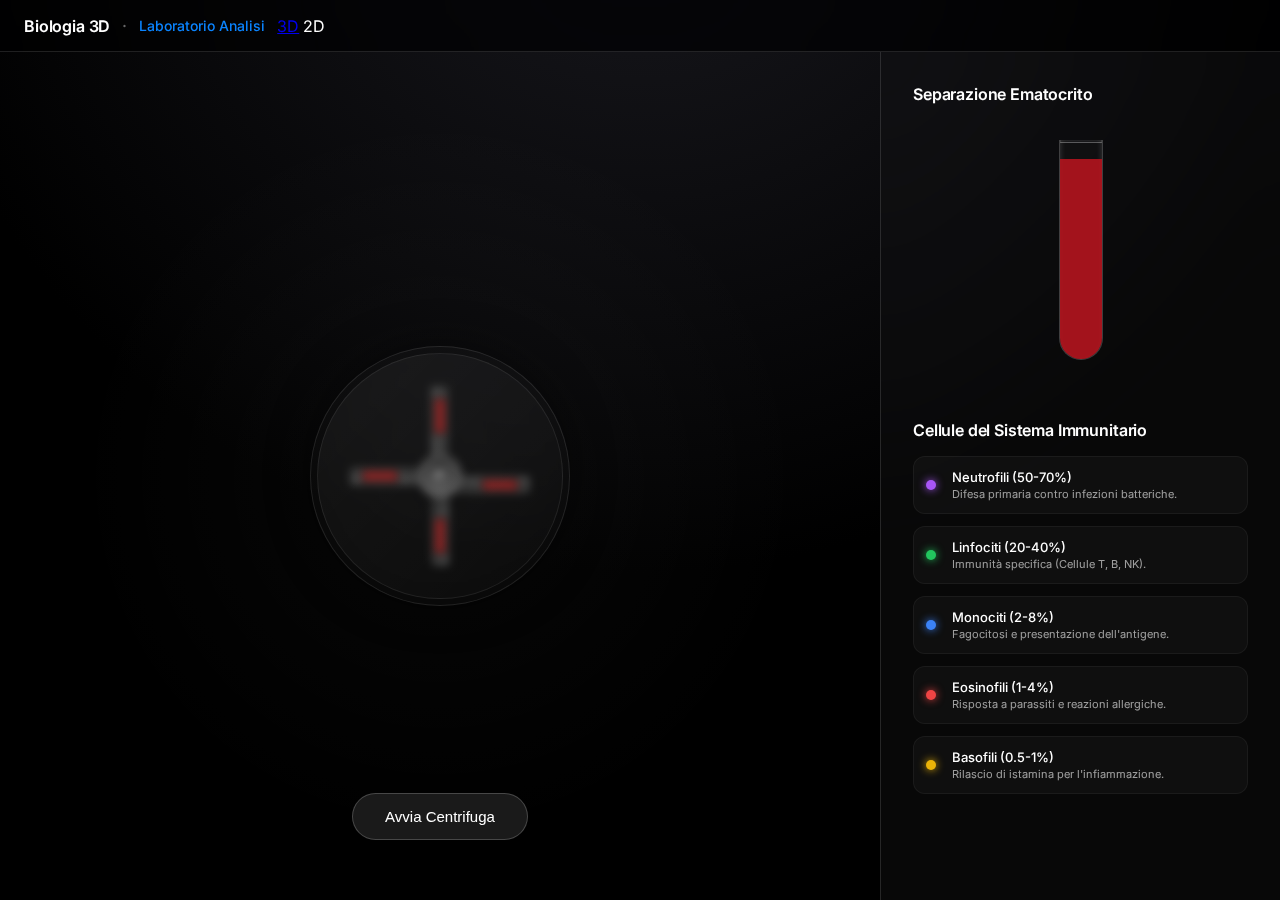
<file: centrifuga.html>
<!DOCTYPE html>
<html lang="it">

<head>
    <meta charset="utf-8" />
    <meta name="viewport" content="width=device-width, initial-scale=1" />
    <title>Centrifuga Pro — Biologia 3D</title>

    <link rel="preconnect" href="https://fonts.googleapis.com" />
    <link rel="preconnect" href="https://fonts.gstatic.com" crossorigin />
    <link href="https://fonts.googleapis.com/css2?family=Inter:wght@300;400;500;600&display=swap" rel="stylesheet" />
    <link rel="stylesheet" href="style.css?v=22" />

    <style>
        /* ─── Apple Liquid Glass UI (v22) ─── */
        :root {
            --bg-deep: #000000;
            --glass-panel: rgba(30, 30, 35, 0.65);
            --glass-border: rgba(255, 255, 255, 0.12);
            --text-primary: #ffffff;
            --text-secondary: rgba(255, 255, 255, 0.6);
            --accent-blue: #2997ff;
            --accent-glow: rgba(41, 151, 255, 0.3);
        }

        body {
            background-color: var(--bg-deep);
            background-image: radial-gradient(circle at 50% -20%, #1a1a20, #000 60%);
            margin: 0;
            font-family: 'Inter', -apple-system, BlinkMacSystemFont, sans-serif;
            color: var(--text-primary);
            overflow: hidden;
            -webkit-font-smoothing: antialiased;
        }

        .app {
            height: 100vh;
            display: flex;
            flex-direction: column;
        }

        /* ─── Improved Header ─── */
        header.header {
            background: rgba(0, 0, 0, 0.7);
            backdrop-filter: blur(20px) saturate(180%);
            border-bottom: 1px solid var(--glass-border);
        }

        /* ─── Split Layout ─── */
        .split-layout {
            flex: 1;
            display: grid;
            grid-template-columns: 1fr 400px;
            /* Fixed width for info panel */
            height: 100%;
            padding-top: 52px;
        }

        /* ─── Left: The Machine (Clean Space) ─── */
        .col-machine {
            position: relative;
            display: flex;
            align-items: center;
            justify-content: center;
            /* Spotlight effect */
            background: radial-gradient(circle at 50% 50%, rgba(255, 255, 255, 0.03) 0%, transparent 60%);
        }

        /* Minimal Centrifuge */
        .centrifuge-ring {
            width: 260px;
            /* Reduced from 360px */
            height: 260px;
            border-radius: 50%;
            border: 1px solid rgba(255, 255, 255, 0.1);
            position: relative;
            display: flex;
            align-items: center;
            justify-content: center;
            background: rgba(255, 255, 255, 0.02);
            box-shadow: 0 0 40px rgba(0, 0, 0, 0.5);
        }

        .centrifuge-lid {
            position: absolute;
            inset: 6px;
            border-radius: 50%;
            background: linear-gradient(135deg, rgba(255, 255, 255, 0.05), rgba(255, 255, 255, 0.01));
            border: 1px solid rgba(255, 255, 255, 0.08);
            backdrop-filter: blur(4px);
            z-index: 10;
            pointer-events: none;
        }

        .rotor {
            width: 200px;
            /* Reduced from 280px */
            height: 200px;
            position: relative;
            will-change: transform;
            /* Ensure it spins around center */
            transform-origin: center center;
        }

        .rotor-center {
            position: absolute;
            top: 50%;
            left: 50%;
            transform: translate(-50%, -50%);
            width: 44px;
            /* Reduced from 60px */
            height: 44px;
            background: conic-gradient(from 0deg, #333, #555, #333);
            border-radius: 50%;
            border: 1px solid rgba(255, 255, 255, 0.2);
            box-shadow: 0 4px 12px rgba(0, 0, 0, 0.4);
            z-index: 5;
            display: flex;
            align-items: center;
            justify-content: center;
        }

        .rotor-center::after {
            content: '';
            width: 12px;
            height: 12px;
            background: radial-gradient(circle at 30% 30%, #888, #222);
            border-radius: 50%;
            box-shadow: inset 0 1px 2px rgba(255, 255, 255, 0.3);
        }

        /* Aluminium Arms */
        .arm {
            position: absolute;
            top: 50%;
            left: 50%;
            width: 90px;
            /* Reduced from 130px */
            height: 18px;
            /* Reduced from 24px */
            background: linear-gradient(to bottom, #444, #2a2a2a);
            transform-origin: 0% 50%;
            border-radius: 4px;
            box-shadow: 0 2px 4px rgba(0, 0, 0, 0.3);
        }

        .arm:nth-child(1) {
            transform: translateY(-50%) rotate(0deg);
        }

        .arm:nth-child(2) {
            transform: translateY(-50%) rotate(90deg);
        }

        .arm:nth-child(3) {
            transform: translateY(-50%) rotate(180deg);
        }

        .arm:nth-child(4) {
            transform: translateY(-50%) rotate(270deg);
        }

        .arm:nth-child(2) {
            transform: translateY(-50%) rotate(90deg);
        }

        .arm:nth-child(3) {
            transform: translateY(-50%) rotate(180deg);
        }

        .arm:nth-child(4) {
            transform: translateY(-50%) rotate(270deg);
        }

        /* Test Tube Holders */
        .holder {
            position: absolute;
            right: 10px;
            top: 50%;
            transform: translateY(-50%);
            width: 40px;
            height: 16px;
            background: #111;
            border: 1px solid #555;
            border-radius: 2px;
        }

        .holder::after {
            content: '';
            position: absolute;
            top: 2px;
            bottom: 2px;
            left: 2px;
            right: 2px;
            background: #a02020;
            /* Liquid color inside */
            opacity: 0.8;
            border-radius: 1px;
        }

        /* Clean Start Button Overlay */
        .controls-layer {
            position: absolute;
            bottom: 60px;
            text-align: center;
        }

        .btn-apple {
            background: rgba(255, 255, 255, 0.1);
            color: #fff;
            border: 1px solid rgba(255, 255, 255, 0.2);
            padding: 14px 32px;
            font-size: 15px;
            font-weight: 500;
            border-radius: 30px;
            backdrop-filter: blur(20px);
            cursor: pointer;
            transition: all 0.3s cubic-bezier(0.25, 0.1, 0.25, 1);
        }

        .btn-apple:hover {
            background: rgba(255, 255, 255, 0.2);
            transform: scale(1.02);
        }

        .btn-apple:active {
            transform: scale(0.98);
            background: rgba(255, 255, 255, 0.15);
        }

        .btn-apple:disabled {
            opacity: 0.5;
            cursor: default;
        }

        .status-label {
            margin-bottom: 12px;
            font-size: 13px;
            font-weight: 500;
            color: var(--text-secondary);
            opacity: 0;
            transform: translateY(10px);
            transition: all 0.5s ease;
        }

        .status-label.visible {
            opacity: 1;
            transform: translateY(0);
        }


        /* ─── Right: The Lab (Info Overlay) ─── */
        .col-info {
            background: rgba(20, 20, 20, 0.4);
            border-left: 1px solid var(--glass-border);
            backdrop-filter: blur(40px) saturate(180%);
            padding: 32px;
            display: flex;
            flex-direction: column;
            gap: 40px;
            overflow-y: auto;
        }

        /* Provetta Medicale */
        .medical-tube-container {
            display: flex;
            flex-direction: column;
            align-items: center;
            padding: 20px 0;
            position: relative;
        }

        .medical-tube {
            width: 44px;
            height: 220px;
            background: rgba(255, 255, 255, 0.02);
            border: 1px solid rgba(255, 255, 255, 0.2);
            border-top: none;
            border-radius: 0 0 22px 22px;
            position: relative;
            overflow: hidden;
            box-shadow:
                inset 2px 0 4px rgba(255, 255, 255, 0.1),
                inset -2px 0 4px rgba(255, 255, 255, 0.1);
        }

        /* Top rim */
        .medical-tube::before {
            content: '';
            position: absolute;
            top: -1px;
            left: -1px;
            right: -1px;
            height: 4px;
            border: 1px solid rgba(255, 255, 255, 0.3);
            border-radius: 2px;
        }

        .liquid-stack {
            height: 200px;
            display: flex;
            flex-direction: column;
            position: absolute;
            bottom: 0;
            left: 0;
            right: 0;
        }

        .liq-plasma {
            flex: 0;
            background: rgba(255, 225, 100, 0.9);
            transition: flex 1s cubic-bezier(0.2, 0.8, 0.2, 1);
        }

        .liq-buffy {
            flex: 0;
            background: rgba(240, 240, 255, 0.95);
            transition: flex 1s cubic-bezier(0.2, 0.8, 0.2, 1) 0.1s;
        }

        .liq-rbc {
            flex: 1;
            background: rgba(180, 20, 30, 0.9);
            transition: flex 1s cubic-bezier(0.2, 0.8, 0.2, 1) 0.2s;
        }

        .medical-tube.separated .liq-plasma {
            flex: 55;
        }

        .medical-tube.separated .liq-buffy {
            flex: 1;
            min-height: 4px;
        }

        .medical-tube.separated .liq-rbc {
            flex: 44;
        }

        /* Labels with connecting lines */
        .tube-labels {
            position: absolute;
            right: -10px;
            top: 0;
            bottom: 0;
            width: 160px;
            display: flex;
            flex-direction: column;
            pointer-events: none;
            opacity: 0;
            transition: opacity 0.5s;
        }

        .medical-tube.separated+.tube-labels {
            opacity: 1;
            pointer-events: auto;
        }

        .label-line {
            position: absolute;
            right: 100%;
            width: 40px;
            height: 1px;
            background: rgba(255, 255, 255, 0.3);
        }

        .t-label {
            position: absolute;
            left: 45px;
            font-size: 12px;
            font-weight: 500;
            color: var(--text-primary);
        }

        .t-label span {
            display: block;
            font-size: 10px;
            color: var(--text-secondary);
            font-weight: 400;
            margin-top: 2px;
        }

        /* WBC Grid - Minimal */
        .info-header {
            font-size: 16px;
            font-weight: 600;
            margin-bottom: 16px;
            color: var(--text-primary);
            letter-spacing: -0.01em;
        }

        .wbc-list {
            display: flex;
            flex-direction: column;
            gap: 12px;
        }

        .wbc-item {
            display: flex;
            align-items: center;
            gap: 16px;
            padding: 12px;
            border-radius: 12px;
            background: rgba(255, 255, 255, 0.03);
            border: 1px solid rgba(255, 255, 255, 0.05);
            transition: background 0.2s;
        }

        .wbc-item:hover {
            background: rgba(255, 255, 255, 0.06);
        }

        .wbc-dot {
            width: 10px;
            height: 10px;
            border-radius: 50%;
            flex-shrink: 0;
        }

        .wbc-text h4 {
            font-size: 13px;
            font-weight: 500;
            margin: 0;
            color: #fff;
        }

        .wbc-text p {
            font-size: 11px;
            margin: 2px 0 0;
            color: var(--text-secondary);
        }

        /* Responsive */
        @media (max-width: 900px) {
            .split-layout {
                grid-template-columns: 1fr;
                overflow-y: scroll;
                padding-top: 52px;
                display: block;
            }

            .col-machine {
                height: 60vh;
                border-right: none;
                border-bottom: 1px solid var(--glass-border);
            }

            .col-info {
                min-height: 50vh;
                width: 100%;
                border-left: none;
            }
        }
    </style>
</head>

<body>
    <div class="app">
        <!-- Header -->
        <header class="header">
            <h1>Biologia 3D</h1>
            <span class="header-sep">·</span>
            <p>Laboratorio Analisi</p>
            <div class="mode-switch">
                <a href="index.html" class="mode-btn">3D</a>
                <span class="mode-btn active">2D</span>
            </div>
        </header>

        <div class="split-layout">

            <!-- Machine Section -->
            <div class="col-machine">
                <div class="centrifuge-ring">
                    <div class="centrifuge-lid"></div>
                    <div class="rotor" id="rotor">
                        <div class="rotor-center"></div>
                        <!-- Arms -->
                        <div class="arm">
                            <div class="holder"></div>
                        </div>
                        <div class="arm">
                            <div class="holder"></div>
                        </div>
                        <div class="arm">
                            <div class="holder"></div>
                        </div>
                        <div class="arm">
                            <div class="holder"></div>
                        </div>
                    </div>
                </div>

                <div class="controls-layer">
                    <div class="status-label" id="status-label">3200 RPM</div>
                    <button class="btn-apple" id="btn-start">Avvia Centrifuga</button>
                </div>
            </div>

            <!-- Results Section -->
            <div class="col-info">

                <!-- Medical Tube Result -->
                <div>
                    <div class="info-header">Separazione Ematocrito</div>
                    <div class="medical-tube-container">
                        <div class="medical-tube" id="medical-tube">
                            <div class="liquid-stack">
                                <div class="liq-plasma"></div>
                                <div class="liq-buffy"></div>
                                <div class="liq-rbc"></div>
                            </div>
                        </div>

                        <!-- Connecting Labels -->
                        <div class="tube-labels">
                            <div style="position: absolute; top: 25%;">
                                <div class="label-line"></div>
                                <div class="t-label">Plasma 55%<span>Acqua, Proteine</span></div>
                            </div>
                            <div style="position: absolute; top: 54%;">
                                <div class="label-line"></div>
                                <div class="t-label">Buffy Coat &lt;1%<span>Leucociti, Piastrine</span></div>
                            </div>
                            <div style="position: absolute; bottom: 20%;">
                                <div class="label-line"></div>
                                <div class="t-label">Eritrociti 45%<span>Trasporto O₂</span></div>
                            </div>
                        </div>
                    </div>
                </div>

                <!-- WBC List -->
                <div>
                    <div class="info-header">Cellule del Sistema Immunitario</div>
                    <div class="wbc-list">
                        <div class="wbc-item">
                            <div class="wbc-dot" style="background: #a855f7; box-shadow: 0 0 8px #a855f7;"></div>
                            <div class="wbc-text">
                                <h4>Neutrofili (50-70%)</h4>
                                <p>Difesa primaria contro infezioni batteriche.</p>
                            </div>
                        </div>
                        <div class="wbc-item">
                            <div class="wbc-dot" style="background: #22c55e; box-shadow: 0 0 8px #22c55e;"></div>
                            <div class="wbc-text">
                                <h4>Linfociti (20-40%)</h4>
                                <p>Immunità specifica (Cellule T, B, NK).</p>
                            </div>
                        </div>
                        <div class="wbc-item">
                            <div class="wbc-dot" style="background: #3b82f6; box-shadow: 0 0 8px #3b82f6;"></div>
                            <div class="wbc-text">
                                <h4>Monociti (2-8%)</h4>
                                <p>Fagocitosi e presentazione dell'antigene.</p>
                            </div>
                        </div>
                        <div class="wbc-item">
                            <div class="wbc-dot" style="background: #ef4444; box-shadow: 0 0 8px #ef4444;"></div>
                            <div class="wbc-text">
                                <h4>Eosinofili (1-4%)</h4>
                                <p>Risposta a parassiti e reazioni allergiche.</p>
                            </div>
                        </div>
                        <div class="wbc-item">
                            <div class="wbc-dot" style="background: #eab308; box-shadow: 0 0 8px #eab308;"></div>
                            <div class="wbc-text">
                                <h4>Basofili (0.5-1%)</h4>
                                <p>Rilascio di istamina per l'infiammazione.</p>
                            </div>
                        </div>
                    </div>
                </div>

            </div>
        </div>
    </div>

    <script>
        const btn = document.getElementById('btn-start');
        const rotor = document.getElementById('rotor');
        const status = document.getElementById('status-label');
        const tube = document.getElementById('medical-tube');

        const wait = ms => new Promise(r => setTimeout(r, ms));

        let isSpinning = false;

        btn.addEventListener('click', async () => {
            if (btn.textContent === "Reset") {
                tube.classList.remove('separated');
                status.classList.remove('visible');
                btn.textContent = "Avvia Centrifuga";
                rotor.style.transform = 'translate(-50%, -50%) rotate(0deg)';
                return;
            }

            if (isSpinning) return;
            isSpinning = true;
            btn.disabled = true;

            status.classList.add('visible');
            status.textContent = "Avvio...";

            // Animation Frame Loop
            const startTime = performance.now();
            const duration = 3000; // 3 seconds total

            const animate = (time) => {
                const elapsed = time - startTime;

                if (elapsed < duration) {
                    // Calculate speed curve
                    // 0-500ms: Accel
                    // 500-2500ms: Max Speed (constant rotation addition)
                    // 2500-3000ms: Decel

                    let rotationSpeed = 0;
                    if (elapsed < 500) {
                        rotationSpeed = (elapsed / 500) * 40;
                        status.textContent = "Accelerazione...";
                    } else if (elapsed > 2500) {
                        rotationSpeed = ((duration - elapsed) / 500) * 40;
                        status.textContent = "Frenata...";
                    } else {
                        rotationSpeed = 40;
                        status.textContent = "3200 RPM";
                    }

                    // Apply rotation
                    // We need cumulative rotation, but for simplicity in this short animation, 
                    // we can just increase rot based on speed.
                    // Actually, a simple way is to use a CSS animation or just increment a variable.
                    // Let's use a variable.

                    window.currentRot = (window.currentRot || 0) + rotationSpeed;
                    rotor.style.transform = `translate(-50%, -50%) rotate(${window.currentRot}deg)`;

                    requestAnimationFrame(animate);
                } else {
                    // Finish
                    isSpinning = false;
                    status.textContent = "Completato";
                    tube.classList.add('separated');

                    btn.disabled = false;
                    btn.textContent = "Reset";

                    // Hide status after a bit
                    setTimeout(() => status.classList.remove('visible'), 2000);
                }
            };
            requestAnimationFrame(animate);
        });
    </script>
</body>

</html>
</file>
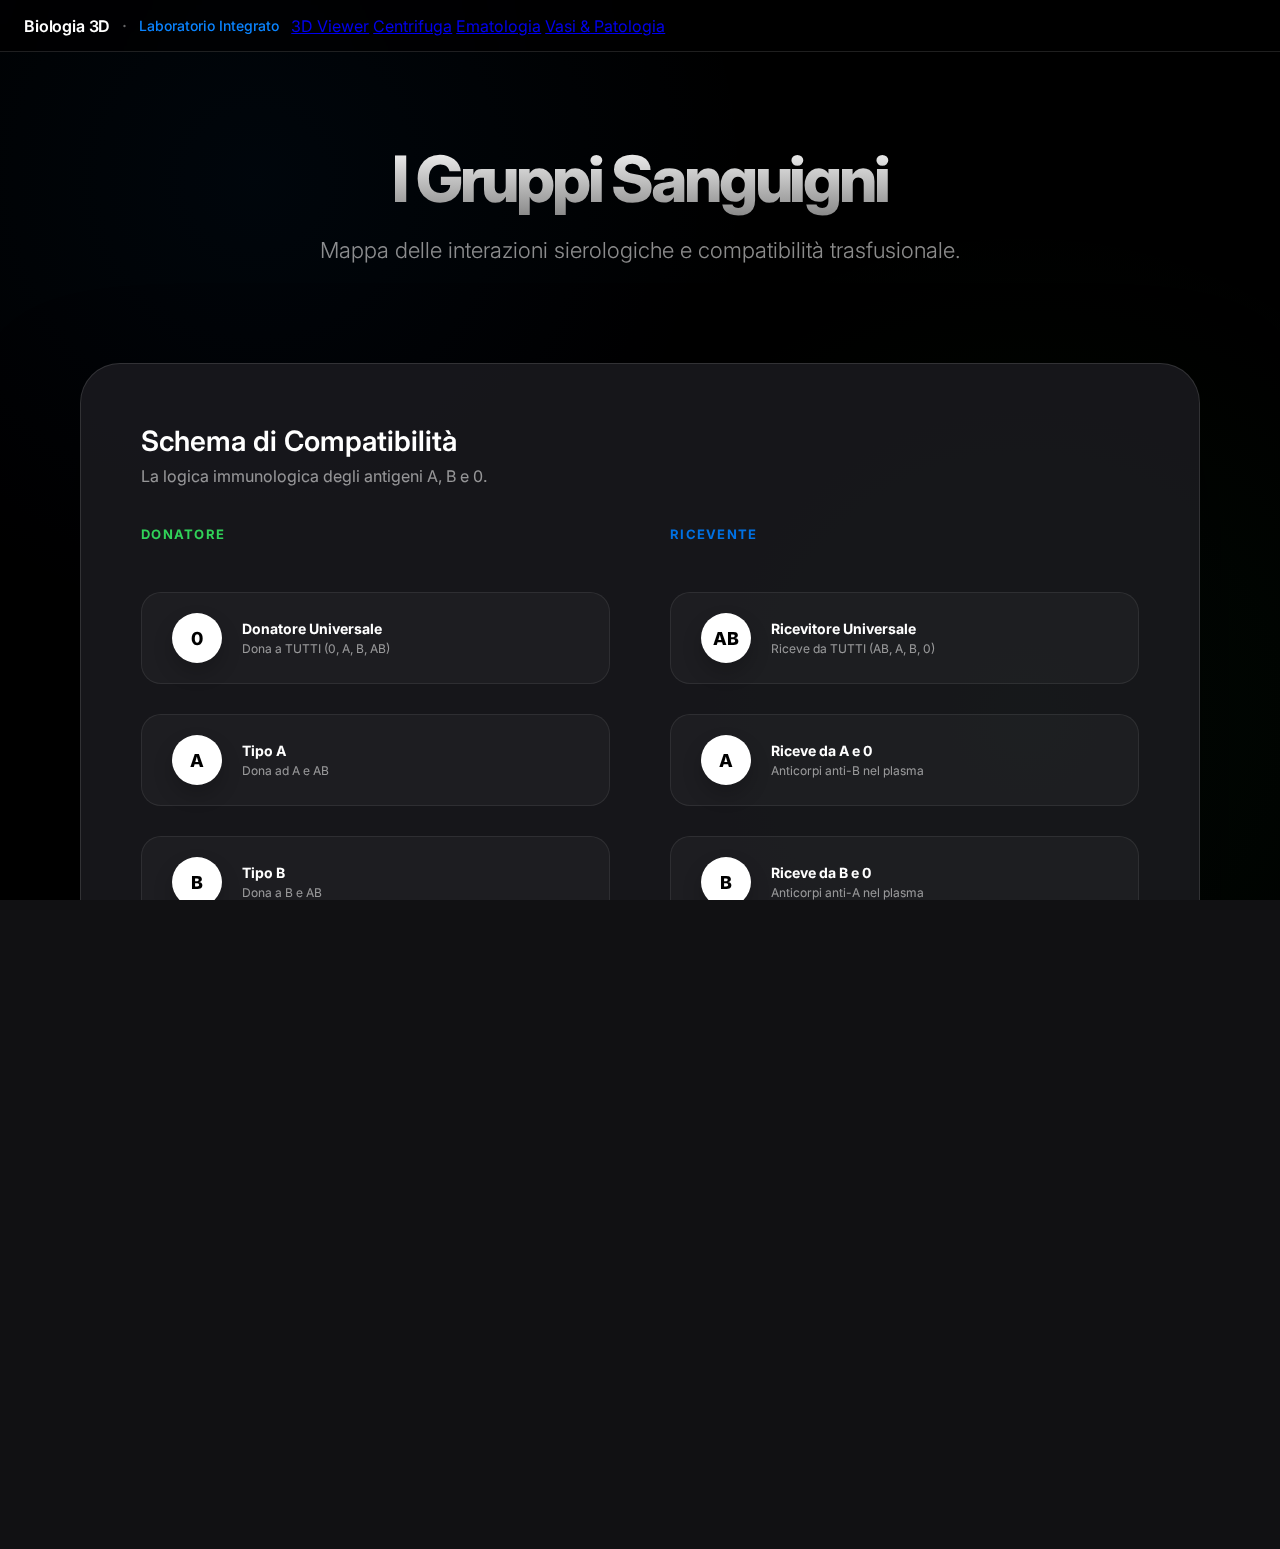
<file: ematologia.html>
<!DOCTYPE html>
<html lang="it">

<head>
    <meta charset="utf-8" />
    <meta name="viewport" content="width=device-width, initial-scale=1" />
    <title>Ematologia — Biologia 3D</title>

    <link rel="preconnect" href="https://fonts.googleapis.com" />
    <link rel="preconnect" href="https://fonts.gstatic.com" crossorigin />
    <link href="https://fonts.googleapis.com/css2?family=Inter:wght@300;400;500;700;800&display=swap"
        rel="stylesheet" />
    <link rel="stylesheet" href="style.css?v=27" />

    <style>
        /* ─── Apple Liquid Glass UI (v27 Ematologia) ─── */
        :root {
            --bg-deep: #000000;
            --glass-panel: rgba(28, 28, 32, 0.8);
            --glass-border: rgba(255, 255, 255, 0.12);
            --text-primary: #ffffff;
            --text-secondary: rgba(255, 255, 255, 0.55);
            --accent-blue: #0071e3;
            --accent-green: #30d158;
            --accent-red: #ff3b30;
            --font: 'Inter', -apple-system, BlinkMacSystemFont, 'SF Pro Display', sans-serif;
        }

        body {
            background-color: var(--bg-deep);
            background-image:
                radial-gradient(circle at 20% 20%, rgba(0, 113, 227, 0.05), transparent 40%),
                radial-gradient(circle at 80% 80%, rgba(48, 209, 88, 0.05), transparent 40%);
            margin: 0;
            font-family: var(--font);
            color: var(--text-primary);
            overflow-y: auto;
            /* Fix scroll */
            overflow-x: hidden;
            -webkit-font-smoothing: antialiased;
            min-height: 100vh;
        }

        .app {
            display: flex;
            flex-direction: column;
            width: 100%;
        }

        header.header {
            background: rgba(0, 0, 0, 0.75);
            backdrop-filter: blur(25px) saturate(200%);
            border-bottom: 1px solid var(--glass-border);
            z-index: 1000;
            position: fixed;
            top: 0;
            left: 0;
            right: 0;
        }

        .main-content {
            padding: 140px 40px 100px;
            max-width: 1200px;
            margin: 0 auto;
            width: 100%;
            box-sizing: border-box;
        }

        .hero-section {
            text-align: center;
            margin-bottom: 100px;
        }

        .hero-section h2 {
            font-size: 64px;
            font-weight: 800;
            margin: 0;
            letter-spacing: -0.05em;
            background: linear-gradient(to bottom, #fff, #888);
            -webkit-background-clip: text;
            -webkit-text-fill-color: transparent;
        }

        .hero-section p {
            color: var(--text-secondary);
            font-size: 22px;
            margin-top: 20px;
            font-weight: 300;
        }

        /* BRANCHOID SCHEME */
        .scheme-container {
            position: relative;
            background: var(--glass-panel);
            border: 1px solid var(--glass-border);
            border-radius: 40px;
            padding: 60px;
            margin-bottom: 80px;
            box-shadow: 0 40px 100px rgba(0, 0, 0, 0.6);
            overflow: hidden;
        }

        .scheme-header {
            margin-bottom: 40px;
            text-align: left;
        }

        .scheme-header h3 {
            font-size: 28px;
            font-weight: 600;
            margin: 0;
        }

        .scheme-header p {
            color: var(--text-secondary);
            font-size: 16px;
            margin-top: 8px;
        }

        .scheme-grid {
            display: grid;
            grid-template-columns: 1fr 1fr;
            gap: 60px;
        }

        .donor-box,
        .receiver-box {
            display: flex;
            flex-direction: column;
            gap: 30px;
        }

        .branch-node {
            display: flex;
            align-items: center;
            gap: 20px;
            background: rgba(255, 255, 255, 0.03);
            border: 1px solid rgba(255, 255, 255, 0.08);
            padding: 20px 30px;
            border-radius: 20px;
            transition: all 0.3s ease;
        }

        .branch-node:hover {
            border-color: var(--accent-blue);
            transform: translateX(10px);
            background: rgba(0, 113, 227, 0.1);
        }

        .blood-tag {
            width: 50px;
            height: 50px;
            background: #fff;
            color: #000;
            border-radius: 50%;
            display: flex;
            align-items: center;
            justify-content: center;
            font-size: 18px;
            font-weight: 800;
            box-shadow: 0 10px 20px rgba(0, 0, 0, 0.2);
        }

        .node-info {
            flex: 1;
        }

        .node-info span {
            display: block;
            font-size: 14px;
            font-weight: 700;
            color: #fff;
        }

        .node-info small {
            font-size: 12px;
            color: var(--text-secondary);
        }

        .arrow-line {
            position: relative;
            padding: 40px 0;
            text-align: center;
        }

        .arrow-line::before {
            content: '';
            position: absolute;
            left: 50%;
            top: 0;
            bottom: 0;
            width: 1px;
            background: linear-gradient(to bottom, transparent, var(--accent-blue), transparent);
        }

        .rh-card {
            background: rgba(255, 255, 255, 0.03);
            border: 1px solid var(--glass-border);
            border-radius: 30px;
            padding: 50px;
            text-align: center;
            margin-top: 60px;
        }

        .rh-card h3 {
            font-size: 32px;
            font-weight: 700;
            margin-bottom: 20px;
        }

        .rh-card p {
            color: var(--text-secondary);
            line-height: 1.8;
            max-width: 800px;
            margin: 0 auto;
            font-size: 18px;
        }

        @media (max-width: 900px) {
            .scheme-grid {
                grid-template-columns: 1fr;
            }

            .main-content {
                padding: 120px 20px 60px;
            }

            .hero-section h2 {
                font-size: 44px;
            }
        }
    </style>
</head>

<body>
    <div class="app">
        <header class="header">
            <h1>Biologia 3D</h1>
            <span class="header-sep">·</span>
            <p>Laboratorio Integrato</p>
            <div class="mode-switch">
                <a href="index.html" class="mode-btn">3D Viewer</a>
                <a href="centrifuga.html" class="mode-btn">Centrifuga</a>
                <a href="ematologia.html" class="mode-btn active">Ematologia</a>
                <a href="vasi.html" class="mode-btn">Vasi & Patologia</a>
            </div>
        </header>

        <main class="main-content">
            <section class="hero-section">
                <h2>I Gruppi Sanguigni</h2>
                <p>Mappa delle interazioni sierologiche e compatibilità trasfusionale.</p>
            </section>

            <div class="scheme-container">
                <div class="scheme-header">
                    <h3>Schema di Compatibilità</h3>
                    <p>La logica immunologica degli antigeni A, B e 0.</p>
                </div>

                <div class="scheme-grid">
                    <div class="donor-box">
                        <h4
                            style="color: var(--accent-green); text-transform: uppercase; font-size: 13px; letter-spacing: 0.1em; margin-bottom: 20px;">
                            Donatore</h4>
                        <div class="branch-node">
                            <div class="blood-tag">0</div>
                            <div class="node-info">
                                <span>Donatore Universale</span>
                                <small>Dona a TUTTI (0, A, B, AB)</small>
                            </div>
                        </div>
                        <div class="branch-node">
                            <div class="blood-tag">A</div>
                            <div class="node-info">
                                <span>Tipo A</span>
                                <small>Dona ad A e AB</small>
                            </div>
                        </div>
                        <div class="branch-node">
                            <div class="blood-tag">B</div>
                            <div class="node-info">
                                <span>Tipo B</span>
                                <small>Dona a B e AB</small>
                            </div>
                        </div>
                        <div class="branch-node">
                            <div class="blood-tag">AB</div>
                            <div class="node-info">
                                <span>Dona solo ad AB</span>
                                <small>Restrizione Antigenica Doppia</small>
                            </div>
                        </div>
                    </div>

                    <div class="receiver-box">
                        <h4
                            style="color: var(--accent-blue); text-transform: uppercase; font-size: 13px; letter-spacing: 0.1em; margin-bottom: 20px;">
                            Ricevente</h4>
                        <div class="branch-node">
                            <div class="blood-tag">AB</div>
                            <div class="node-info">
                                <span>Ricevitore Universale</span>
                                <small>Riceve da TUTTI (AB, A, B, 0)</small>
                            </div>
                        </div>
                        <div class="branch-node">
                            <div class="blood-tag">A</div>
                            <div class="node-info">
                                <span>Riceve da A e 0</span>
                                <small>Anticorpi anti-B nel plasma</small>
                            </div>
                        </div>
                        <div class="branch-node">
                            <div class="blood-tag">B</div>
                            <div class="node-info">
                                <span>Riceve da B e 0</span>
                                <small>Anticorpi anti-A nel plasma</small>
                            </div>
                        </div>
                        <div class="branch-node">
                            <div class="blood-tag">0</div>
                            <div class="node-info">
                                <span>Riceve solo da 0</span>
                                <small>Anticorpi anti-A e anti-B</small>
                            </div>
                        </div>
                    </div>
                </div>
            </div>

            <section class="rh-card">
                <h3>Il Fattore Rh (Rhesus)</h3>
                <p>Il sistema Rh completa il profilo immunologico. La presenza dell'antigene D rende il sangue
                    <strong>Rh Positivo</strong>, mentre la sua assenza lo rende <strong>Rh Negativo</strong>. Questa
                    distinzione è fondamentale per prevenire crisi emolitiche, specialmente nelle trasfusioni
                    d'emergenza.
                </p>
            </section>
        </main>
    </div>
</body>

</html>
</file>
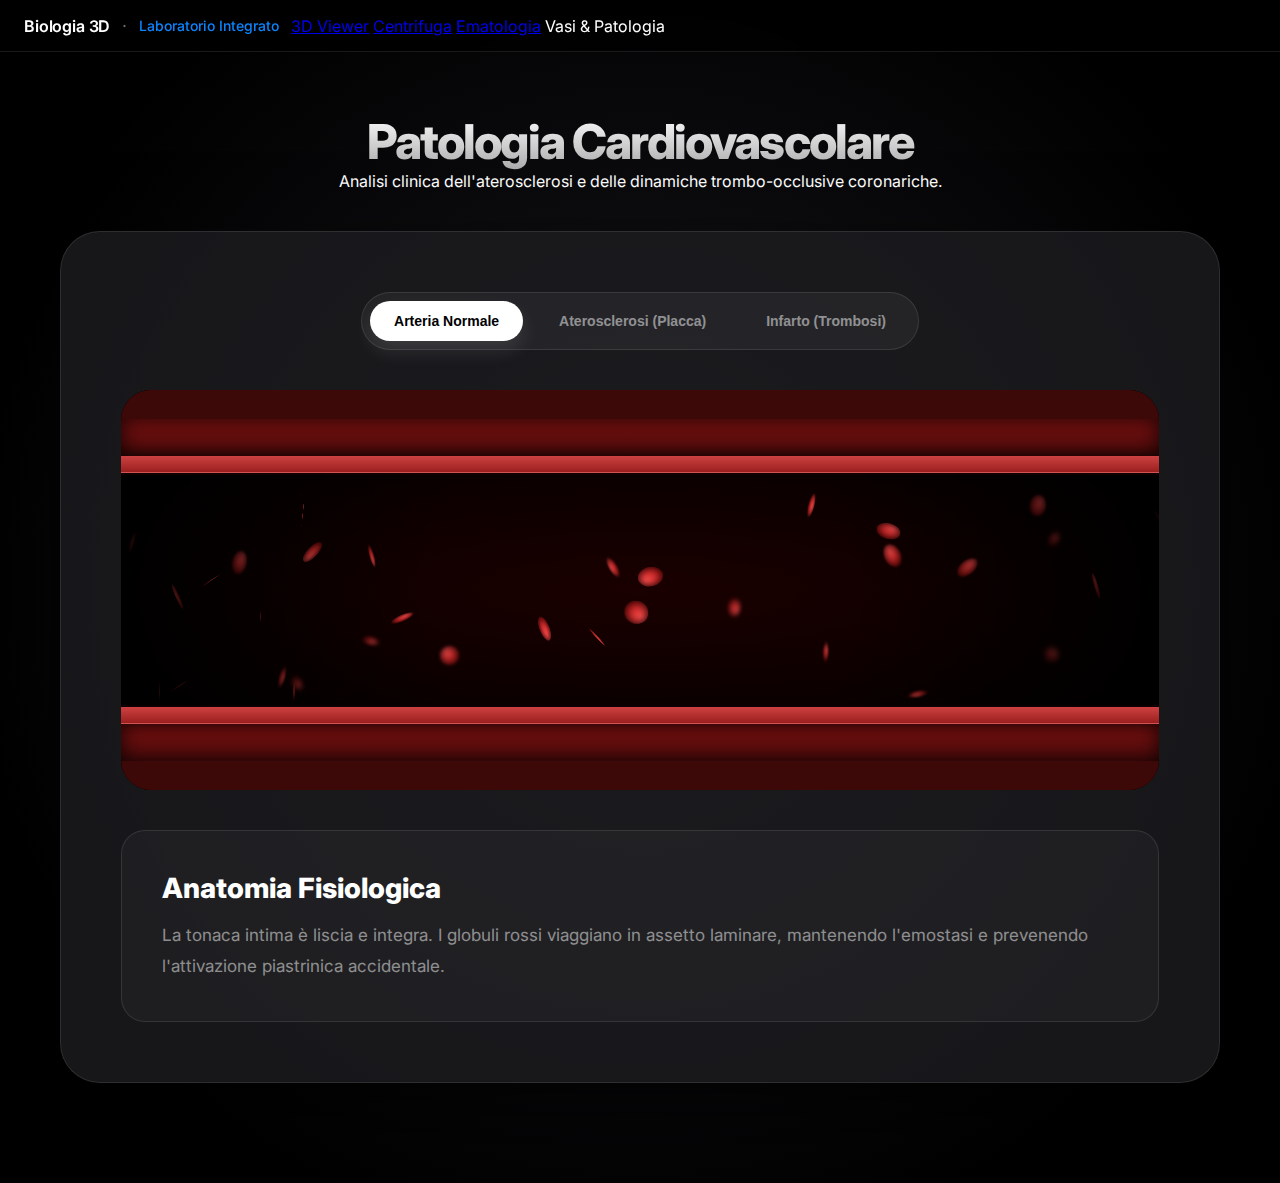
<file: vasi.html>
<!DOCTYPE html>
<html lang="it">

<head>
    <meta charset="utf-8" />
    <meta name="viewport" content="width=device-width, initial-scale=1" />
    <title>Vasi & Patologia — Biologia 3D</title>

    <link rel="preconnect" href="https://fonts.googleapis.com" />
    <link rel="preconnect" href="https://fonts.gstatic.com" crossorigin />
    <link href="https://fonts.googleapis.com/css2?family=Inter:wght@300;400;500;700;800&display=swap"
        rel="stylesheet" />
    <link rel="stylesheet" href="style.css?v=28" />

    <style>
        :root {
            --bg-deep: #050505;
            --glass-panel: rgba(28, 28, 32, 0.82);
            --glass-border: rgba(255, 255, 255, 0.1);
            --text-primary: #ffffff;
            --text-secondary: rgba(255, 255, 255, 0.5);
            --accent-red: #ff3b30;
            --accent-yellow: #ffcc00;
            --font: 'Inter', -apple-system, BlinkMacSystemFont, 'SF Pro Display', sans-serif;
        }

        /* HARD OVERRIDE FOR SCROLLING */
        html,
        body {
            height: auto !important;
            overflow: visible !important;
            overflow-y: auto !important;
            background: var(--bg-deep);
        }

        body {
            background-image: radial-gradient(circle at 50% 50%, #1a1a20, #000 80%);
            margin: 0;
            font-family: var(--font);
            color: var(--text-primary);
            -webkit-font-smoothing: antialiased;
            min-height: 100vh;
        }

        /* Custom Scrollbar Visibility */
        ::-webkit-scrollbar {
            width: 8px;
            display: block !important;
        }

        ::-webkit-scrollbar-track {
            background: rgba(0, 0, 0, 0.2);
        }

        ::-webkit-scrollbar-thumb {
            background: rgba(255, 255, 255, 0.2);
            border-radius: 4px;
        }

        .app {
            display: flex;
            flex-direction: column;
            min-height: 100vh;
        }

        header.header {
            background: rgba(0, 0, 0, 0.8);
            backdrop-filter: blur(20px);
            border-bottom: 1px solid var(--glass-border);
            z-index: 1000;
            position: sticky;
            top: 0;
        }

        .main-content {
            padding: 60px 20px 100px;
            max-width: 1200px;
            margin: 0 auto;
            width: 100%;
            display: flex;
            flex-direction: column;
            gap: 40px;
            align-items: center;
        }

        .hero-section {
            text-align: center;
            max-width: 800px;
        }

        .hero-section h2 {
            font-size: 48px;
            font-weight: 800;
            margin: 0;
            letter-spacing: -0.04em;
            background: linear-gradient(to bottom, #fff, #aaa);
            -webkit-background-clip: text;
            -webkit-text-fill-color: transparent;
        }

        /* ─── High-Fidelity Anatomical Engine ─── */
        .stage-container {
            width: 100%;
            background: var(--glass-panel);
            border: 1px solid var(--glass-border);
            border-radius: 40px;
            padding: 60px;
            box-shadow: 0 40px 100px rgba(0, 0, 0, 0.6);
            display: flex;
            flex-direction: column;
            gap: 40px;
            align-items: center;
            position: relative;
        }

        .sim-nav {
            display: flex;
            gap: 12px;
            background: rgba(255, 255, 255, 0.05);
            padding: 8px;
            border-radius: 40px;
            border: 1px solid var(--glass-border);
        }

        .sim-btn {
            padding: 12px 24px;
            border-radius: 30px;
            border: none;
            background: transparent;
            color: var(--text-secondary);
            font-size: 14px;
            font-weight: 600;
            cursor: pointer;
            transition: all 0.3s;
        }

        .sim-btn.active {
            background: #fff;
            color: #000;
            box-shadow: 0 10px 20px rgba(255, 255, 255, 0.1);
        }

        .artery-viewport {
            width: 100%;
            height: 400px;
            position: relative;
            background: #000;
            border-radius: 30px;
            overflow: hidden;
            /* Clips EVERYTHING to the viewport */
            display: flex;
            flex-direction: column;
            box-shadow: inset 0 0 100px #000;
        }

        /* Anatomical Wall Master */
        .artery-wall {
            height: 85px;
            position: relative;
            z-index: 100;
            display: flex;
            flex-direction: column;
            background: #2a0000;
        }

        .top-wall {
            border-bottom: 2px solid rgba(0, 0, 0, 0.6);
            /* Clipping STRICTLY at the wall boundary. 
               No movement of the outer wall allowed. 
            */
            clip-path: inset(0 0 -500px 0);
            overflow: hidden;
            /* Lock internal layers from escaping top */
        }

        .bottom-wall {
            border-top: 2px solid rgba(0, 0, 0, 0.6);
            flex-direction: column-reverse;
            /* Allow internal plaque to protrude upwards INTO the lumen */
            position: relative;
            z-index: 100;
        }

        /* Histological layers textures */
        .layer.adventitia {
            height: 35%;
            background: #3d0808;
            opacity: 0.95;
            z-index: 1;
        }

        .layer.media {
            height: 45%;
            background: linear-gradient(to bottom, #7a1010, #4d0a0a);
            box-shadow: inset 0 0 20px rgba(0, 0, 0, 0.8);
            z-index: 2;
        }

        .layer.intima {
            height: 20%;
            background: linear-gradient(to bottom, rgba(214, 69, 69, 0.95), rgba(168, 34, 34, 0.9));
            position: relative;
            z-index: 100;
            /* Stays ON TOP of plaque (z50) */
            box-shadow: 0 0 10px rgba(0, 0, 0, 0.4);
            border-bottom: 1px solid rgba(255, 255, 255, 0.1);
            transition: transform 1s cubic-bezier(0.4, 0, 0.2, 1);
        }

        .lumen {
            flex: 1;
            background: radial-gradient(ellipse at center, #1a0000 0%, #050000 100%);
            position: relative;
            perspective: 1200px;
            overflow: hidden;
            z-index: 10;
        }

        .rbc {
            position: absolute;
            width: 28px;
            height: 28px;
            background: radial-gradient(circle at 30% 30%, #ff4d4d, #8a0000);
            border-radius: 50%;
            box-shadow: inset 0 0 10px rgba(0, 0, 0, 0.9);
            transform-style: preserve-3d;
            will-change: transform, left;
        }

        /* Organic Plaque mastery - LUMENAL OBSTRUCTION (Visible in blood flow) */
        .plaque-container {
            position: absolute;
            left: 50%;
            width: 150px;
            /* Slightly smaller than thrombus (180px) */
            height: 150px;
            transform: translate(-50%, -50%) scale(0) rotate(180deg);
            pointer-events: none;
            transition: all 1s cubic-bezier(0.2, 1, 0.3, 1);
            opacity: 0;
            filter: url('#organic-morph');
            z-index: 150;
        }

        .bottom-wall .plaque-container {
            top: -20px;
            /* Aligned with thrombus */
            transform-origin: center center;
        }

        .plaque-mass {
            width: 100%;
            height: 100%;
            background:
                url("data:image/svg+xml,%3Csvg viewBox='0 0 100 100' xmlns='http://www.w3.org/2000/svg'%3E%3Cfilter id='f'%3E%3CfeTurbulence type='fractalNoise' baseFrequency='0.9' numOctaves='3'/%3E%3C/filter%3E%3Crect width='100' height='100' filter='url(%23f)' opacity='.2'/%3E%3C/svg%3E"),
                radial-gradient(ellipse at center, #ffd700 0%, #e6b800 60%, #b38f00 100%);
            /* Identical organic shape as thrombus */
            border-radius: 40% 60% 50% 70% / 50% 40% 60% 50%;
            box-shadow: 0 0 40px rgba(0, 0, 0, 0.5);
        }

        /* Plaque Visibility Triggers */
        [data-state="aterosclerosi"] .plaque-container,
        [data-state="trombosi"] .plaque-container {
            opacity: 1;
            transform: translate(-50%, -50%) scale(1) rotate(180deg);
        }

        /* State triggers - Refined for ECCENTRIC pathology (bottom-wall only) */

        /* Displacement of Intima: Stenosis remains visual */
        [data-state="aterosclerosi"] .bottom-wall .intima,
        [data-state="trombosi"] .bottom-wall .intima {
            transform: translateY(-40px);
            /* Subtle biological stenosis */
        }

        /* Top wall stays healthy in eccentric model */
        [data-state="aterosclerosi"] .top-wall .intima,
        [data-state="trombosi"] .top-wall .intima {
            transform: translateY(0);
        }


        /* Experimental: Clean state management */
        [data-state="normale"] .thrombus-mass {
            display: none;
        }

        /* Biological Thrombus - Seated on the small lumenal plaque */
        .thrombus-mass {
            position: absolute;
            top: -20px;
            /* Lifted to sit on the surface */
            left: 50%;
            width: 180px;
            height: 180px;
            background:
                url("data:image/svg+xml,%3Csvg viewBox='0 0 100 100' xmlns='http://www.w3.org/2000/svg'%3E%3Cfilter id='fibrin'%3E%3CfeTurbulence type='fractalNoise' baseFrequency='0.5' numOctaves='5'/%3E%3CfeColorMatrix type='saturate' values='0'/%3E%3C/filter%3E%3Crect width='100' height='100' filter='url(%23fibrin)' opacity='0.3'/%3E%3C/svg%3E"),
                radial-gradient(circle at 30% 30%, #6b0000 0%, #2a0000 70%, #000000 100%);
            border-radius: 40% 60% 50% 70% / 50% 40% 60% 50%;
            box-shadow: 0 0 120px rgba(0, 0, 0, 1);
            transform: translate(-50%, -50%) scale(0);
            transition: transform 0.8s cubic-bezier(0.34, 1.56, 0.64, 1);
            z-index: 1000;
            opacity: 0;
            filter: url('#organic-morph');
            border: 1px solid #4a0000;
        }

        /* Thrombus Pulsation for realism */
        @keyframes thrombus-pulse {

            0%,
            100% {
                transform: translate(-50%, -50%) scale(1.72);
                filter: url('#organic-morph') brightness(1);
            }

            50% {
                transform: translate(-50%, -50%) scale(1.78);
                filter: url('#organic-morph') brightness(1.3);
            }
        }

        [data-state="trombosi"] .thrombus-mass {
            opacity: 1;
            animation: thrombus-pulse 4s infinite ease-in-out;
        }

        .vignette-overlay {
            position: absolute;
            inset: 0;
            background: radial-gradient(circle, transparent 40%, rgba(0, 0, 0, 1) 100%);
            z-index: 50;
            pointer-events: none;
        }

        /* Descriptions */
        .desc-container {
            width: 100%;
            animation: fadeIn 0.8s ease;
        }

        .desc-card {
            background: rgba(255, 255, 255, 0.03);
            border: 1px solid var(--glass-border);
            padding: 40px;
            border-radius: 24px;
            display: none;
            flex-direction: column;
            gap: 15px;
        }

        .desc-card.active {
            display: flex;
        }

        .desc-card h3 {
            margin: 0;
            font-size: 28px;
            font-weight: 800;
        }

        .desc-card p {
            margin: 0;
            color: var(--text-secondary);
            line-height: 1.8;
            font-size: 17px;
        }

        .warning-tag {
            align-self: flex-start;
            background: rgba(255, 59, 48, 0.15);
            color: #ff3b30;
            padding: 6px 16px;
            border-radius: 10px;
            font-size: 13px;
            font-weight: 800;
            text-transform: uppercase;
            letter-spacing: 0.05em;
        }

        @keyframes fadeIn {
            from {
                opacity: 0;
                transform: translateY(20px);
            }

            to {
                opacity: 1;
                transform: translateY(0);
            }
        }

        @media (max-width: 800px) {
            .hero-section h2 {
                font-size: 36px;
            }

            .stage-container {
                padding: 30px;
            }

            .artery-viewport {
                height: 280px;
            }
        }
    </style>
</head>

<body>
    <!-- SVG Filters for Anatomical Realism -->
    <svg style="position: fixed; width: 0; height: 0;">
        <filter id="organic-morph">
            <feTurbulence type="fractalNoise" baseFrequency="0.04" numOctaves="4" result="noise" />
            <feDisplacementMap in="SourceGraphic" in2="noise" scale="12" />
        </filter>
    </svg>

    <div class="app">
        <header class="header">
            <h1>Biologia 3D</h1>
            <span class="header-sep">·</span>
            <p>Laboratorio Integrato</p>
            <div class="mode-switch">
                <a href="index.html" class="mode-btn">3D Viewer</a>
                <a href="centrifuga.html" class="mode-btn">Centrifuga</a>
                <a href="ematologia.html" class="mode-btn">Ematologia</a>
                <span class="mode-btn active">Vasi & Patologia</span>
            </div>
        </header>

        <main class="main-content">
            <section class="hero-section">
                <h2>Patologia Cardiovascolare</h2>
                <p>Analisi clinica dell'aterosclerosi e delle dinamiche trombo-occlusive coronariche.</p>
            </section>

            <div class="stage-container" id="sim-stage" data-state="normale">
                <div class="sim-nav">
                    <button class="sim-btn active" onclick="setState('normale')">Arteria Normale</button>
                    <button class="sim-btn" onclick="setState('aterosclerosi')">Aterosclerosi (Placca)</button>
                    <button class="sim-btn" onclick="setState('trombosi')">Infarto (Trombosi)</button>
                </div>

                <div class="artery-viewport">
                    <!-- Wall Layers: Adventitia -> Media -> Intima -->
                    <div class="artery-wall top-wall">
                        <div class="layer adventitia"></div>
                        <div class="layer media"></div>
                        <div class="layer intima"></div>
                        <!-- ECCENTRIC DESIGN: Plaque removed from top wall -->
                    </div>

                    <div class="lumen" id="lumen">
                        <div class="blood-particles" id="blood-particles"></div>
                        <div class="thrombus-mass"></div>
                    </div>

                    <!-- Wall Layers Symm: Intima -> Media -> Adventitia (Visual stack) -->
                    <div class="artery-wall bottom-wall">
                        <div class="layer adventitia"></div>
                        <div class="layer media"></div>
                        <div class="layer intima"></div>
                        <div class="plaque-container">
                            <div class="plaque-mass"></div>
                        </div>
                    </div>

                    <div class="vignette-overlay"></div>
                </div>

                <div class="desc-container">
                    <div class="desc-card active" id="desc-normale">
                        <h3>Anatomia Fisiologica</h3>
                        <p>La tonaca intima è liscia e integra. I globuli rossi viaggiano in assetto laminare,
                            mantenendo l'emostasi e prevenendo l'attivazione piastrinica accidentale.</p>
                    </div>

                    <div class="desc-card" id="desc-aterosclerosi">
                        <h3>Sviluppo di Placca Eccentrica</h3>
                        <p>Accumulo lipidico nello spazio sub-endoteliale. La placca spinge l'intima verso il lume,
                            riducendo l'area di sezione (stenosi) e alterando lo shear stress murale.</p>
                        <div class="warning-tag">Stenosi Significativa</div>
                    </div>

                    <div class="desc-card" id="desc-trombosi">
                        <h3>Evento Trombotico Acuto</h3>
                        <p>La rottura del cappuccio fibroso della placca scatena l'aggregazione piastrinica massiva. Il
                            trombo occlude il vaso: il flusso cessa (stasi ematica) e inizia l'ischemia tissutale.</p>
                        <div class="warning-tag" style="background: rgba(255, 59, 48, 0.25);">Infarto con Occlusione
                            Totale</div>
                    </div>
                </div>
            </div>
        </main>
    </div>

    <script>
        const lumen = document.getElementById('blood-particles');
        const RBC_COUNT = 50;
        const rbcs = [];

        function initSimulation() {
            for (let i = 0; i < RBC_COUNT; i++) {
                const el = document.createElement('div');
                el.className = 'rbc';

                const y = Math.random() * 85 + 7.5;
                const depth = Math.random();

                const rbc = {
                    el: el,
                    x: Math.random() * 120,
                    y: y,
                    z: depth,
                    baseSpeed: 0.5 + (1 - Math.abs(50 - y) / 50) * 1.5,
                    rotX: Math.random() * 360,
                    rotY: Math.random() * 360,
                    rotSpeedX: (Math.random() - 0.5) * 6,
                    rotSpeedY: (Math.random() - 0.5) * 6,
                    vibration: 0
                };

                const scale = 0.5 + (depth * 0.7);
                const blur = (1 - depth) * 3;
                el.style.width = (24 * scale) + 'px';
                el.style.height = (24 * scale) + 'px';
                el.style.filter = `blur(${blur}px)`;
                el.style.zIndex = Math.floor(depth * 100);

                lumen.appendChild(el);
                rbcs.push(rbc);
            }
        }

        initSimulation();

        let currentState = 'normale';
        function animate() {
            let globalSpeed = 1.0;
            let turbulence = 0;

            if (currentState === 'aterosclerosi') {
                globalSpeed = 1.6;
                turbulence = 2; // Slight jitter in narrowed part
            }
            if (currentState === 'trombosi') {
                globalSpeed = 0.02; // Very slow stasis
            }

            rbcs.forEach(rbc => {
                // Flow logic
                rbc.x += rbc.baseSpeed * globalSpeed;

                // Stasis Clustering (Trombosi)
                if (currentState === 'trombosi' && rbc.x > 45 && rbc.x < 55) {
                    rbc.x -= 0.01; // Cluster behind the thrombus
                    rbc.vibration = (Math.random() - 0.5) * 1.2;
                } else {
                    rbc.vibration = 0;
                }

                if (rbc.x > 115) rbc.x = -15;

                // 3D Tumbling
                rbc.rotX += rbc.rotSpeedX * (globalSpeed > 0.1 ? 1 : 0.4);
                rbc.rotY += rbc.rotSpeedY * (globalSpeed > 0.1 ? 1 : 0.4);

                rbc.el.style.left = rbc.x + '%';
                rbc.el.style.top = (rbc.y + rbc.vibration) + '%';
                rbc.el.style.transform = `rotateX(${rbc.rotX}deg) rotateY(${rbc.rotY}deg)`;
            });

            requestAnimationFrame(animate);
        }

        animate();

        function setState(state) {
            currentState = state;
            document.getElementById('sim-stage').setAttribute('data-state', state);

            document.querySelectorAll('.sim-btn').forEach(btn => {
                btn.classList.toggle('active', btn.innerText.toLowerCase().includes(state.substring(0, 4)));
            });
            document.querySelectorAll('.desc-card').forEach(card => {
                card.classList.toggle('active', card.id === 'desc-' + state);
            });
        }
    </script>
</body>

</html>
</file>
<file: style.css>
/* ================================================================
   BIOLOGIA 3D — APPLE-GRADE DESIGN SYSTEM v13
   Rich dark canvas + frosted-glass UI + working interactivity
   ================================================================ */

@import url('https://fonts.googleapis.com/css2?family=Inter:wght@400;500;600;700&display=swap');

/* ─────────── DESIGN TOKENS ─────────── */
:root {
  /* Background: Deep space gradient (not pure black) */
  --bg-canvas: #111113;
  --bg-gradient: radial-gradient(ellipse at 50% 0%, #1a1a2e 0%, #111113 60%, #0a0a0c 100%);

  /* Glass Card */
  --glass-bg: rgba(255, 255, 255, 0.08);
  --glass-border: rgba(255, 255, 255, 0.12);
  --glass-blur: blur(24px) saturate(180%);
  --glass-shadow: 0 8px 32px rgba(0, 0, 0, 0.4);

  /* Header */
  --header-bg: rgba(28, 28, 30, 0.72);
  --header-border: rgba(255, 255, 255, 0.08);

  /* Text */
  --text-primary: #f5f5f7;
  --text-secondary: rgba(255, 255, 255, 0.65);
  --text-tertiary: rgba(255, 255, 255, 0.4);

  /* Accent */
  --accent: #0a84ff;
  --accent-hover: #409cff;
  --accent-glow: rgba(10, 132, 255, 0.3);

  /* Layout */
  --radius-sm: 10px;
  --radius-md: 16px;
  --radius-lg: 24px;
  --radius-pill: 100px;

  /* Typography */
  --font: 'Inter', -apple-system, BlinkMacSystemFont, 'SF Pro Display', sans-serif;

  /* Easing */
  --ease: cubic-bezier(0.25, 0.46, 0.45, 0.94);
  --ease-spring: cubic-bezier(0.34, 1.56, 0.64, 1);
}

/* ─────────── RESET ─────────── */
*,
*::before,
*::after {
  box-sizing: border-box;
  margin: 0;
  padding: 0;
}

body,
html {
  width: 100%;
  height: 100%;
  overflow: hidden;
  background: var(--bg-canvas);
  font-family: var(--font);
  color: var(--text-primary);
  -webkit-font-smoothing: antialiased;
  -moz-osx-font-smoothing: grayscale;
}

/* ─────────── APP SHELL ─────────── */
.app {
  position: relative;
  width: 100%;
  height: 100%;
  display: flex;
  flex-direction: column;
}

/* ─────────── HEADER BAR ─────────── */
.header {
  position: fixed;
  top: 0;
  left: 0;
  right: 0;
  height: 52px;
  padding: 0 24px;
  display: flex;
  align-items: center;
  gap: 12px;
  background: var(--header-bg);
  backdrop-filter: var(--glass-blur);
  -webkit-backdrop-filter: var(--glass-blur);
  border-bottom: 1px solid var(--header-border);
  z-index: 100;
}

.header h1 {
  font-size: 16px;
  font-weight: 600;
  letter-spacing: -0.01em;
  color: var(--text-primary);
  white-space: nowrap;
}

.header-sep {
  color: var(--text-tertiary);
  font-size: 18px;
  user-select: none;
}

.header p {
  font-size: 14px;
  font-weight: 500;
  color: var(--accent);
  white-space: nowrap;
}

/* ─────────── 3D VIEWER ─────────── */
.viewer {
  position: fixed;
  top: 52px;
  bottom: 0;
  left: 0;
  right: 0;
  background: var(--bg-gradient);
  overflow: hidden;
}

canvas {
  display: block;
  width: 100%;
  height: 100%;
  outline: none;
}

/* ─────────── INFO CARD ─────────── */
.info-card {
  position: absolute;
  top: 20px;
  left: 20px;
  width: 340px;
  padding: 20px 24px;
  background: var(--glass-bg);
  backdrop-filter: var(--glass-blur);
  -webkit-backdrop-filter: var(--glass-blur);
  border: 1px solid var(--glass-border);
  border-radius: var(--radius-md);
  box-shadow: var(--glass-shadow);
  z-index: 50;
  transition: opacity 0.35s var(--ease), transform 0.35s var(--ease);
}

.info-card.text-hidden {
  /* Only hide text content, card outline stays */
}

.info-card.text-hidden .info-accent-line,
.info-card.text-hidden #info-desc {
  opacity: 0;
  max-height: 0;
  margin: 0;
  padding: 0;
  overflow: hidden;
  transition: all 0.3s var(--ease);
}

.info-card.text-hidden {
  padding: 14px 20px;
}

.info-card-header {
  display: flex;
  align-items: center;
  justify-content: space-between;
  gap: 12px;
}

.info-card h2 {
  font-size: 20px;
  font-weight: 700;
  letter-spacing: -0.02em;
  color: var(--text-primary);
  flex: 1;
}

.info-accent-line {
  width: 36px;
  height: 3px;
  background: var(--accent);
  border-radius: 2px;
  margin: 10px 0 12px;
  transition: all 0.3s var(--ease);
}

.info-card p {
  font-size: 14px;
  line-height: 1.6;
  color: var(--text-secondary);
  transition: all 0.3s var(--ease);
}

/* ─────────── ICON BUTTONS ─────────── */
.btn-icon {
  width: 36px;
  height: 36px;
  border-radius: var(--radius-sm);
  background: var(--glass-bg);
  border: 1px solid var(--glass-border);
  color: var(--text-secondary);
  font-size: 16px;
  cursor: pointer;
  display: flex;
  align-items: center;
  justify-content: center;
  transition: all 0.2s var(--ease);
  flex-shrink: 0;
}

.btn-icon:hover {
  background: rgba(255, 255, 255, 0.15);
  color: var(--text-primary);
  transform: scale(1.05);
}

.btn-icon.active {
  background: var(--accent);
  color: #fff;
  border-color: var(--accent);
  box-shadow: 0 0 16px var(--accent-glow);
}

/* ─────────── TOP-RIGHT CONTROLS ─────────── */
.controls-tr {
  position: absolute;
  top: 20px;
  right: 20px;
  display: flex;
  flex-direction: column;
  gap: 8px;
  z-index: 50;
}

/* ─────────── BOTTOM BAR ─────────── */
.bottom-bar {
  position: fixed;
  bottom: 0;
  left: 0;
  right: 0;
  padding: 12px 20px 24px;
  display: flex;
  flex-direction: column;
  align-items: center;
  gap: 10px;
  z-index: 90;
  pointer-events: none;
  /* Let clicks through to canvas */
}

.bottom-bar>* {
  pointer-events: auto;
  /* Re-enable on children */
}

/* ─── Nav Pills ─── */
.nav-pills {
  display: flex;
  gap: 6px;
  padding: 6px 8px;
  background: var(--header-bg);
  backdrop-filter: var(--glass-blur);
  -webkit-backdrop-filter: var(--glass-blur);
  border: 1px solid var(--glass-border);
  border-radius: var(--radius-pill);
  box-shadow: var(--glass-shadow);
}

.nav-btn {
  background: transparent;
  border: none;
  font-family: var(--font);
  font-size: 13px;
  font-weight: 500;
  padding: 8px 18px;
  border-radius: var(--radius-pill);
  cursor: pointer;
  color: var(--text-secondary);
  transition: all 0.25s var(--ease);
  white-space: nowrap;
}

.nav-btn:hover {
  color: var(--text-primary);
  background: rgba(255, 255, 255, 0.08);
}

.nav-btn.active {
  background: var(--accent);
  color: #fff;
  font-weight: 600;
  box-shadow: 0 2px 12px var(--accent-glow);
}

/* ─── Action Row (Context) ─── */
.action-row {
  display: flex;
  gap: 8px;
  flex-wrap: wrap;
  justify-content: center;
}

.action-btn {
  padding: 8px 18px;
  background: var(--glass-bg);
  backdrop-filter: blur(12px);
  -webkit-backdrop-filter: blur(12px);
  border: 1px solid var(--glass-border);
  border-radius: var(--radius-pill);
  color: var(--text-primary);
  font-family: var(--font);
  font-size: 13px;
  font-weight: 500;
  cursor: pointer;
  display: flex;
  align-items: center;
  gap: 6px;
  transition: all 0.2s var(--ease);
  white-space: nowrap;
}

.action-btn:hover {
  background: rgba(255, 255, 255, 0.14);
  border-color: var(--accent);
  color: var(--accent);
  transform: translateY(-1px);
  box-shadow: 0 4px 16px rgba(0, 0, 0, 0.3);
}

/* ─────────── LOADER ─────────── */
.loader-overlay {
  position: absolute;
  inset: 0;
  background: rgba(0, 0, 0, 0.55);
  backdrop-filter: blur(8px);
  -webkit-backdrop-filter: blur(8px);
  display: flex;
  flex-direction: column;
  align-items: center;
  justify-content: center;
  z-index: 200;
  transition: opacity 0.4s var(--ease);
}

.loader-overlay.hidden {
  opacity: 0;
  pointer-events: none;
}

.spinner {
  width: 42px;
  height: 42px;
  border: 3px solid rgba(255, 255, 255, 0.12);
  border-top-color: var(--accent);
  border-radius: 50%;
  animation: spin 0.75s linear infinite;
}

@keyframes spin {
  to {
    transform: rotate(360deg);
  }
}

.loader-text {
  margin-top: 14px;
  font-size: 13px;
  font-weight: 500;
  color: var(--text-secondary);
  letter-spacing: 0.02em;
}

/* ─────────── VIDEO PANEL (Floating PiP) ─────────── */
.video-panel {
  position: absolute;
  bottom: 90px;
  right: 20px;
  width: 320px;
  background: rgba(20, 20, 22, 0.92);
  backdrop-filter: blur(20px) saturate(180%);
  -webkit-backdrop-filter: blur(20px) saturate(180%);
  border: 1px solid var(--glass-border);
  border-radius: var(--radius-md);
  box-shadow: 0 12px 40px rgba(0, 0, 0, 0.5);
  z-index: 60;
  overflow: hidden;
  transform: translateY(0);
  opacity: 1;
  transition: opacity 0.35s var(--ease), transform 0.35s var(--ease);
}

.video-panel.hidden {
  opacity: 0;
  pointer-events: none;
  transform: translateY(20px);
}

.video-panel-header {
  display: flex;
  align-items: center;
  justify-content: space-between;
  padding: 10px 14px;
  border-bottom: 1px solid var(--glass-border);
}

.video-panel-title {
  font-size: 12px;
  font-weight: 600;
  color: var(--text-secondary);
  letter-spacing: 0.02em;
}

.video-panel-close {
  width: 24px;
  height: 24px;
  border-radius: 50%;
  background: rgba(255, 255, 255, 0.08);
  border: 1px solid rgba(255, 255, 255, 0.1);
  color: var(--text-tertiary);
  font-size: 13px;
  cursor: pointer;
  display: flex;
  align-items: center;
  justify-content: center;
  transition: all 0.2s ease;
  line-height: 1;
}

.video-panel-close:hover {
  background: rgba(255, 59, 48, 0.3);
  color: #ff3b30;
  border-color: rgba(255, 59, 48, 0.4);
}

.video-panel video {
  width: 100%;
  display: block;
  outline: none;
}

/* ─────────── RESPONSIVE ─────────── */
@media (max-width: 768px) {
  .header {
    padding: 0 16px;
    height: 48px;
  }

  .header h1 {
    font-size: 14px;
  }

  .viewer {
    top: 48px;
  }

  .info-card {
    top: auto;
    bottom: 100px;
    left: 12px;
    right: 12px;
    width: auto;
  }

  .controls-tr {
    top: 12px;
    right: 12px;
  }

  .bottom-bar {
    padding: 8px 12px 16px;
  }

  .nav-pills {
    overflow-x: auto;
    max-width: 100%;
  }
}
</file>
